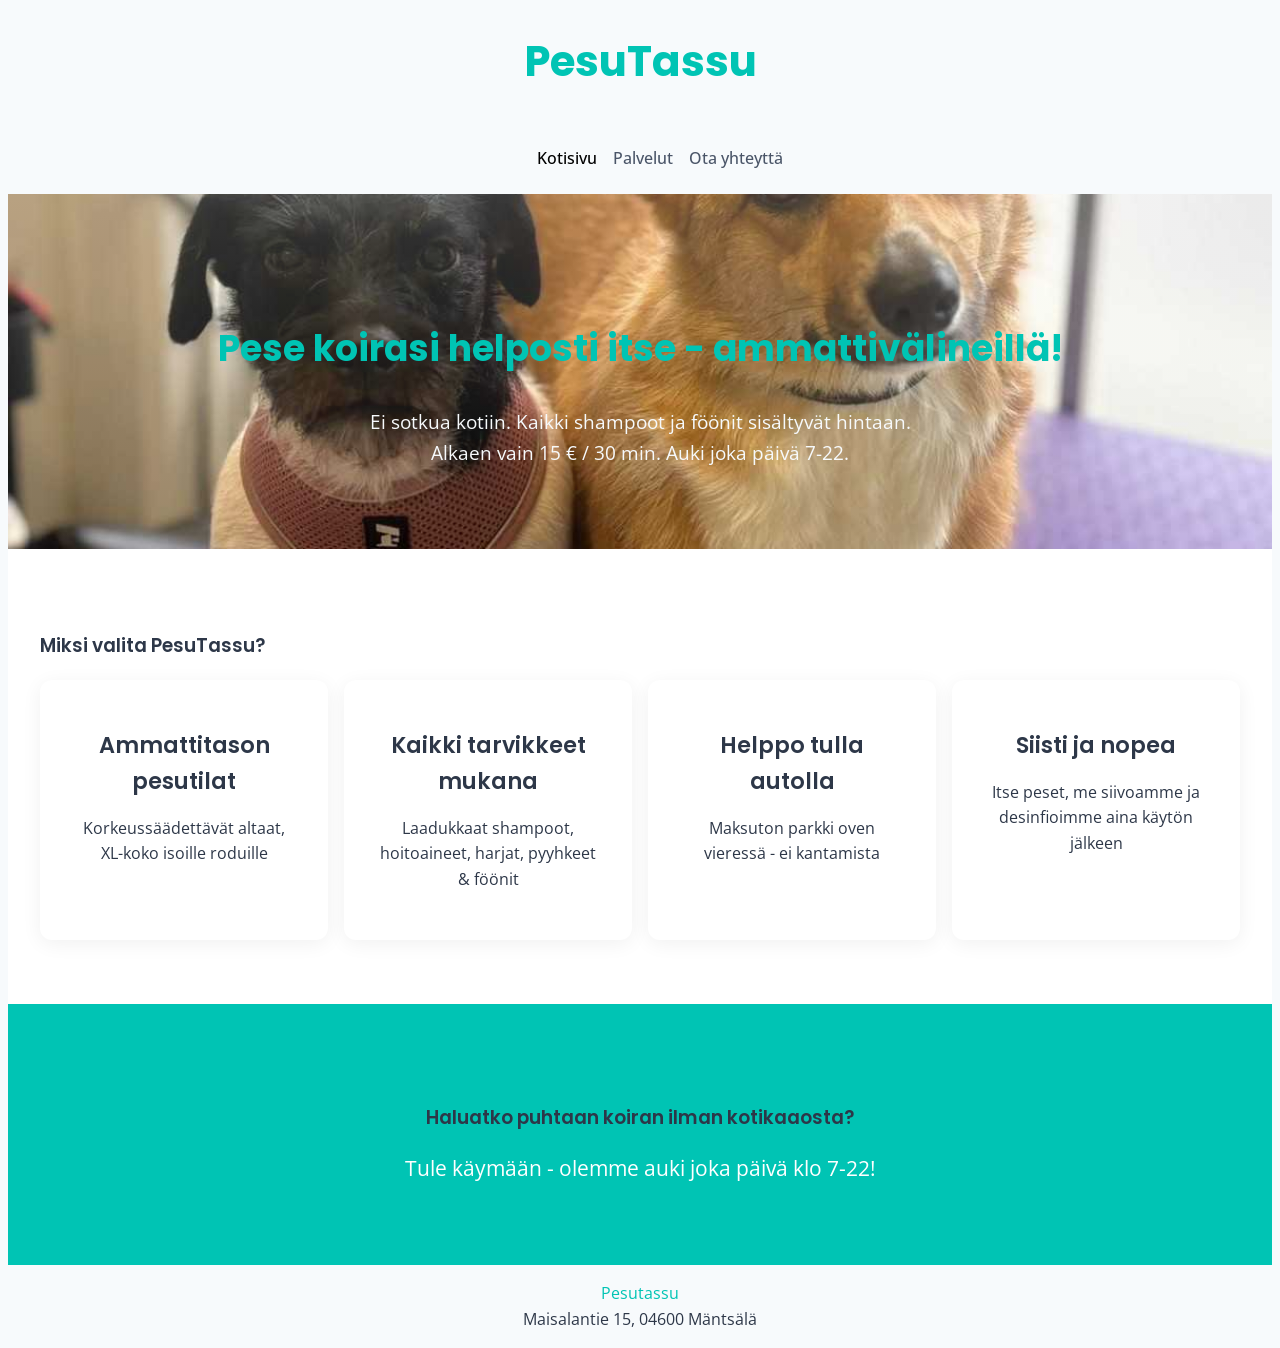
<file: index.html>
<!DOCTYPE html>
<html lang="fi">

<head>

    <title>PesuTassu</title> 

  <meta name="viewport" content="width=device-width, initial-scale=1">  
  <meta charset="UTF-8">
  <meta name="author" content="Topi">
  <!-- lisää meta-elementtejä -->
<link rel="preconnect" href="https://fonts.googleapis.com">
  <link rel="preconnect" href="https://fonts.gstatic.com" crossorigin>
  <link href="https://fonts.googleapis.com/css2?family=Poppins:wght@500;600;700&family=Open+Sans:wght@400;500;600&display=swap" rel="stylesheet">

  <link href="tyyli.css" rel="stylesheet" type="text/css">


</head>

<body>

  <header>

  <h1>PesuTassu</h1>

  <nav class="topnav">
<ul>
  <li><a href="index.html" class="active">Kotisivu</a></li> 
  <li><a href="palvelut.html">Palvelut</a></li> 
  <li><a href="yhteystiedot.html" >Ota yhteyttä</a></li>
</ul>
  </nav>
  
  </header>

<main> 

   <section class="kansi">
    <div class="container">
      <h2>Pese koirasi helposti itse - ammatti&shy;välineillä!</h2>
      <p>Ei sotkua kotiin. Kaikki shampoot ja föönit sisältyvät hintaan.<br>Alkaen vain 15 € / 30 min. Auki joka päivä 7-22.</p>
    </div>
  </section>

<section class="features">
    <div class="container">
      <h3>Miksi valita PesuTassu?</h3>
      
      <div class="feature-grid">
        <div class="feature-card">
          <h3> Ammattitason pesutilat</h3>
          <p>Korkeussäädettävät altaat, XL-koko isoille roduille</p>
        </div>
        <div class="feature-card">
          <h3> Kaikki tarvikkeet mukana</h3>
          <p>Laadukkaat shampoot, hoitoaineet, harjat, pyyhkeet & föönit</p>
        </div>
        <div class="feature-card">
          <h3> Helppo tulla autolla</h3>
          <p>Maksuton parkki oven vieressä - ei kantamista</p>
        </div>
        <div class="feature-card">
          <h3> Siisti ja nopea</h3>
          <p>Itse peset, me siivoamme ja desinfioimme aina käytön jälkeen</p>
        </div>
      </div>
    </div>
  </section>

<section class="banneri">
    <div class="container">
      <h3>Haluatko puhtaan koiran ilman kotikaaosta?</h3>
      <p>Tule käymään - olemme auki joka päivä klo 7-22!</p>
    </div>
</section>

  <footer>
  <p><span class="korostus">Pesutassu</span><br>
Maisalantie 15, 04600 Mäntsälä<br>
  </footer>


  







</main>

</body>

</html>
</file>
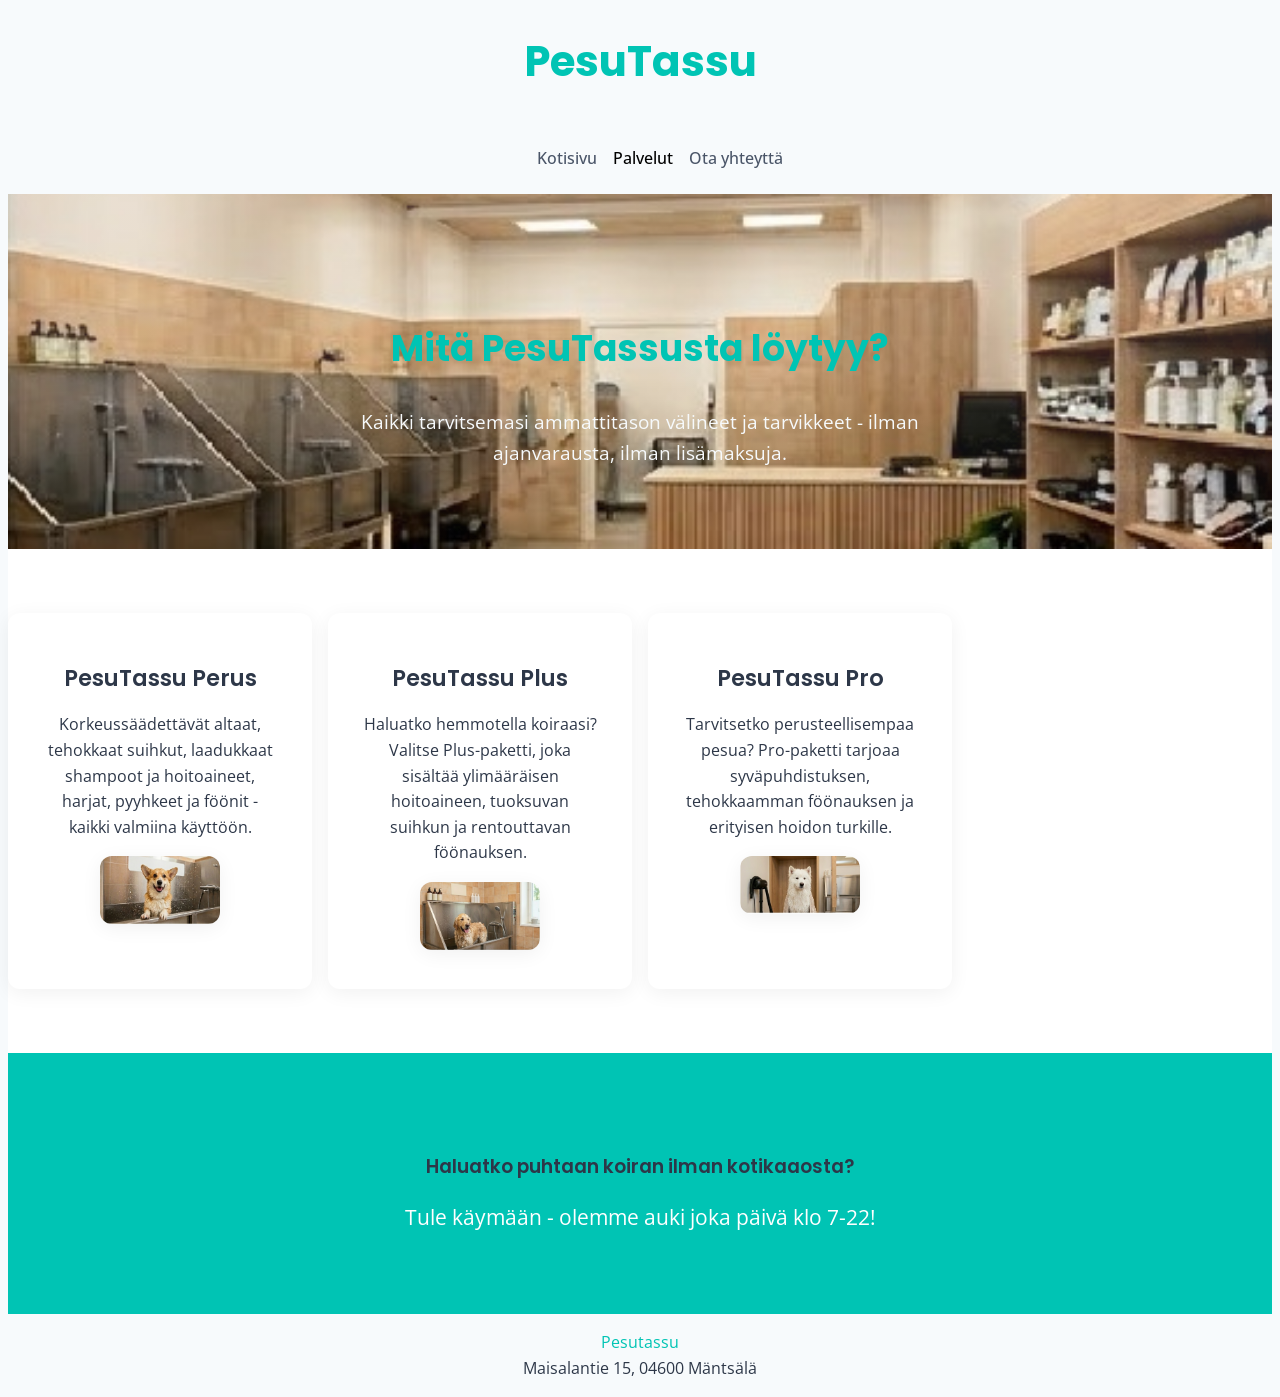
<file: palvelut.html>
<!DOCTYPE html>
<html lang="fi">

<head>

    <title>PesuTassu</title> 

  <meta name="viewport" content="width=device-width, initial-scale=1">  
  <meta charset="UTF-8">
  <meta name="author" content="Topi">
  <!-- lisää meta-elementtejä -->
<link rel="preconnect" href="https://fonts.googleapis.com">
  <link rel="preconnect" href="https://fonts.gstatic.com" crossorigin>
  <link href="https://fonts.googleapis.com/css2?family=Poppins:wght@500;600;700&family=Open+Sans:wght@400;500;600&display=swap" rel="stylesheet">

  <link href="tyyli.css" rel="stylesheet" type="text/css">


</head>

<body>

  <header>

  <h1>PesuTassu</h1>

  <nav class="topnav">
<ul>
  <li><a href="index.html" >Kotisivu</a></li> 
  <li><a href="palvelut.html" class="active">Palvelut</a></li> 
  <li><a href="yhteystiedot.html" >Ota yhteyttä</a></li>
</ul>
  </nav>
  
  </header>

<main> 

  <div class="pesulakuva">
    <div class="container">
      <h2>Mitä Pesu&shyTassusta löytyy?</h2>
      <p>Kaikki tarvitsemasi ammattitason välineet ja tarvikkeet - ilman ajanvarausta, ilman lisämaksuja.</p>
    </div>
  </div>

<section class="features">
   
      
      <div class="feature-grid">
        <div class="feature-card">
          <h3>PesuTassu Perus </h3> 
          <p>Korkeussäädettävät altaat, tehokkaat suihkut, laadukkaat shampoot ja hoitoaineet, harjat, pyyhkeet ja föönit - kaikki valmiina käyttöön.</p>
        <img src="kuvat/koirapesulla.jpg" alt="koira pesualtaassa" class="pesukuva">
        </div>
        <div class="feature-card">
          <h3> Pesu&shyTassu Plus</h3>
          <p>Haluatko hemmotella koiraasi? Valitse Plus-paketti, joka sisältää ylimääräisen hoitoaineen, tuoksuvan suihkun ja rentouttavan föönauksen.</p>
          <img src="kuvat/koirapesulla2.jpg" alt="koira pesualtaassa" class="pesukuva">  
        </div>
        <div class="feature-card">
          <h3> Pesu&shyTassu Pro</h3>
          <p>Tarvitsetko perusteellisempaa pesua? Pro-paketti tarjoaa syväpuhdistuksen, tehokkaamman föönauksen ja erityisen hoidon turkille.</p>
          <img src="kuvat/koirakuivaus.jpg" alt="koira pesualtaassa" class="pesukuva">  
        </div>
        
      </div>
    </div>
  </section>
      

<section class="banneri">
   <div class="container">
      <h3>Haluatko puhtaan koiran ilman kotikaaosta?</h3>
      <p>Tule käymään - olemme auki joka päivä klo 7-22!</p>
    </div>
</section>

  <footer>
  <p><span class="korostus">Pesutassu</span><br>
Maisalantie 15, 04600 Mäntsälä<br>
  </footer>


</main>

</body>

</html>
</file>
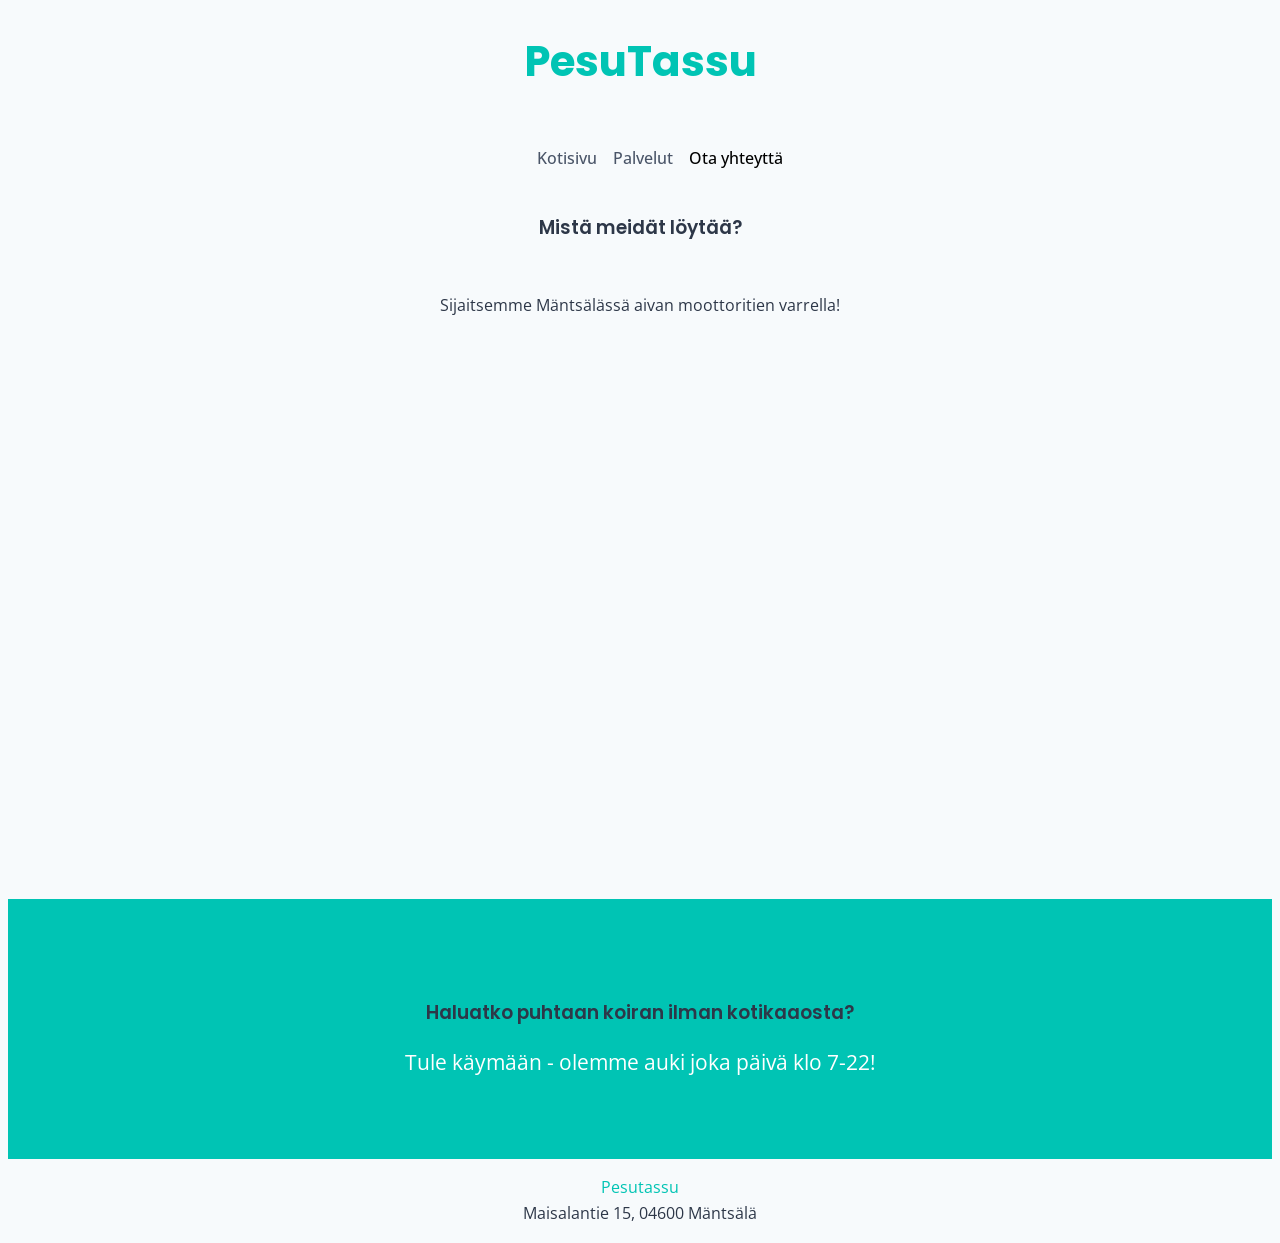
<file: yhteystiedot.html>
<!DOCTYPE html>
<html lang="fi">

<head>

    <title>PesuTassu</title> 

  <meta name="viewport" content="width=device-width, initial-scale=1">  
  <meta charset="UTF-8">
  <meta name="author" content="Topi">
  <!-- lisää meta-elementtejä -->
<link rel="preconnect" href="https://fonts.googleapis.com">
  <link rel="preconnect" href="https://fonts.gstatic.com" crossorigin>
  <link href="https://fonts.googleapis.com/css2?family=Poppins:wght@500;600;700&family=Open+Sans:wght@400;500;600&display=swap" rel="stylesheet">

  <link href="tyyli.css" rel="stylesheet" type="text/css">


</head>

<body>

  <header>

  <h1>PesuTassu</h1>

  <nav class="topnav">
<ul>
  <li><a href="index.html" >Kotisivu</a></li> 
  <li><a href="palvelut.html">Palvelut</a></li> 
  <li><a href="yhteystiedot.html" class="active">Ota yhteyttä</a></li>
</ul>
  </nav>
  
  </header>

<main> 

  

 <div class="yhteystiedot2">
      <h3>Mistä meidät löytää?</h3>
      <p>Sijaitsemme Mäntsälässä aivan moottoritien varrella!</p>
  </div>

  <div class="google-map">
   <iframe src="https://www.google.com/maps/embed?pb=!1m18!1m12!1m3!1d3325.567031414135!2d25.288065277900134!3d60.62474635666304!2m3!1f0!2f0!3f0!3m2!1i1024!2i768!4f13.1!3m3!1m2!1s0x468e1d21292f88a1%3A0x7d913a579e23e4c!2zTWNEb25hbGQncyBNw6RudHPDpGzDpA!5e1!3m2!1sfi!2sfi!4v1774191881667!5m2!1sfi!2sfi" width="600" height="450" style="border:0;" allowfullscreen="" loading="lazy" referrerpolicy="no-referrer-when-downgrade"></iframe>
  </div>
  


<section class="banneri">
    <div class="container">
      <h3>Haluatko puhtaan koiran ilman kotikaaosta?</h3>
      <p>Tule käymään - olemme auki joka päivä klo 7-22!</p>
    </div>
</section>

  <footer>
  <p><span class="korostus">Pesutassu</span><br>
Maisalantie 15, 04600 Mäntsälä<br>
  </footer>


  







</main>

</body>

</html>
</file>
<file: tyyli.css>
:root {
  --primary: #00c4b4;            
  --dark:    #2d3748;
  --gray:    #4a5568;
  --light:   #f7fafc;
  --white:   #ffffff;
  --black:  #000000;
}

header, footer {
  text-align: center;
  
}

.korostus {
  color: var(--primary);
}

/* navigointi */

.topnav ul {
  list-style: none;
  display: flex;
  flex-wrap: wrap;
  gap: 1rem 1rem;
  justify-content: center;
  color: var(--gray) ;


}

.topnav a.active {color:black;}

.topnav a {
  color: var(--primary-color);
  text-decoration: none;
}

.topnav {
  color: var(--gray);
  font-weight: 500;
  font-size: 1rem;
  padding: 0.4rem 0;
  justify-content: center;
}

.container {
  max-width: 1200px;
  margin: 0 auto;
  padding: 0 1.5rem;
  
}



/* fontit */
body {
  font-family: 'Open Sans', system-ui, sans-serif;
  color: var(--dark);
  background: var(--light);
  line-height: 1.6;
}

h1 {
  font-family: 'Poppins', sans-serif;
  font-weight: 700;
  color: var(--primary);
  font-size: 42px;
}

h3 {
  font-family: 'Poppins', sans-serif;
  font-weight: 600;
  color: var(--dark);
}

h2 {
  font-family: 'Poppins', sans-serif;
  font-weight: 700;
  color: var(--primary);
  font-size: 36px;
}

/* kotisivu */

/* kansikuva */

.kansi {
  background: linear-gradient(rgba(248, 247, 247, 0.199), rgba(247, 248, 248, 0)),
              url(kuvat/kansikuva.jpg) center/100% auto no-repeat;
  text-align: center;
  padding: 6rem 1rem 5rem;
  color: var(--dark);
  background-position: center;
  background-size: cover;
  background-repeat: no-repeat;
}

.kansi h1 {
  font-size: 2.5rem;
  margin-bottom: 1.2rem;
}

.kansi p {
  font-size: 1.2rem;
  max-width: 680px;
  margin: 0 auto;
  color: var(--light);
}

/* kortit */


.features {
  padding: 4rem 0;
  background: white;
}

.features h2 {
  text-align: center;
  font-size: 2.2rem;
  margin-bottom: 3rem;
}

 .feature-grid {
  display: grid;
  grid-template-columns: 4fr;
  gap: 1rem;
  justify-content: center;
 }

.feature-card {
  background: var(--white);
  border-radius: 12px;
  padding: 2rem;
  box-shadow: 0 4px 20px rgba(0,0,0,0.06);
  text-align: center;
}

.feature-card h3 {
  margin: 1rem 0 0.8rem;
  font-size: 1.4rem;
}

/* palvelut */

.pesulakuva {
   background: linear-gradient(rgba(248, 247, 247, 0.199), rgba(247, 248, 248, 0)),
              url(kuvat/pesula.jpg) center/100% auto no-repeat;
  text-align: center;
  padding: 6rem 1rem 5rem;
  color: var(--dark);
  background-position: center;
  background-size: cover;
  background-repeat: no-repeat;
}

.pesulakuva p {
  font-size: 1.2rem;
  max-width: 680px;
  margin: 0 auto;
  color: var(--light);
}

.palvelut {
  padding: 4rem 0;

}

.palvelut div {
  margin-bottom: 2rem;
  display: flex;
  align-items: center;
  gap: 1.5rem;
  flex-wrap: wrap;
  max-width: 600px;
}

.pesukuva {
  width: 300px;
  border-radius: 12px;
  box-shadow: 0 4px 20px rgba(0,0,0,0.06);
   width: 50%;
  height: auto;
}

.palvelut h2 {
  text-align: center;
  font-size: 2.2rem;
  margin-bottom: 3rem;
}


/* yhteystiedot */

.google-map {
  display: flex;
  justify-content: center;
  margin: 2rem 0;
}

.google-map iframe {
     height: 500px;
     width: 500px;
     border-radius: 2em;
     border: none;
     justify-content: center;
     
     
     
} 


.yhteystiedot2 {
  max-width: 600px;
  display: flex;
  flex-direction: column;
  gap: 1rem;
  text-align: center;
  justify-content: center;
  margin: 0 auto;



}



/* banneri */
.banneri {
  background: var(--primary);
  color: white;
  text-align: center;
  padding: 5rem 1rem;
}

.banneri h2 {
  font-size: 2.3rem;
  margin-bottom: 1rem;
  hyphens: auto;
}

.banneri p {
  font-size: 1.3rem;
  max-width: 700px;
  margin: 0 auto;
}       





/* mobiili */
@media screen and (max-width: 430px) 
{
nav li {display: block;
        text-align: left;}  
header {display:flex;
        flex-direction: column;}
.feature-grid {
      flex-direction: column;
      align-items: center;}
}
               


/* keskikokoiset näytöt */
@media screen and (min-width: 431px)
{
.flex_container {display: flex;
                gap:10px}
.flex_item {flex:1}
.feature-grid {grid-template-columns: repeat(2, 1fr);}

}

/* isot näytöt */
@media screen and (min-width: 1200px)

{
.feature-grid {grid-template-columns: repeat(4, 1fr);}
}
</file>
